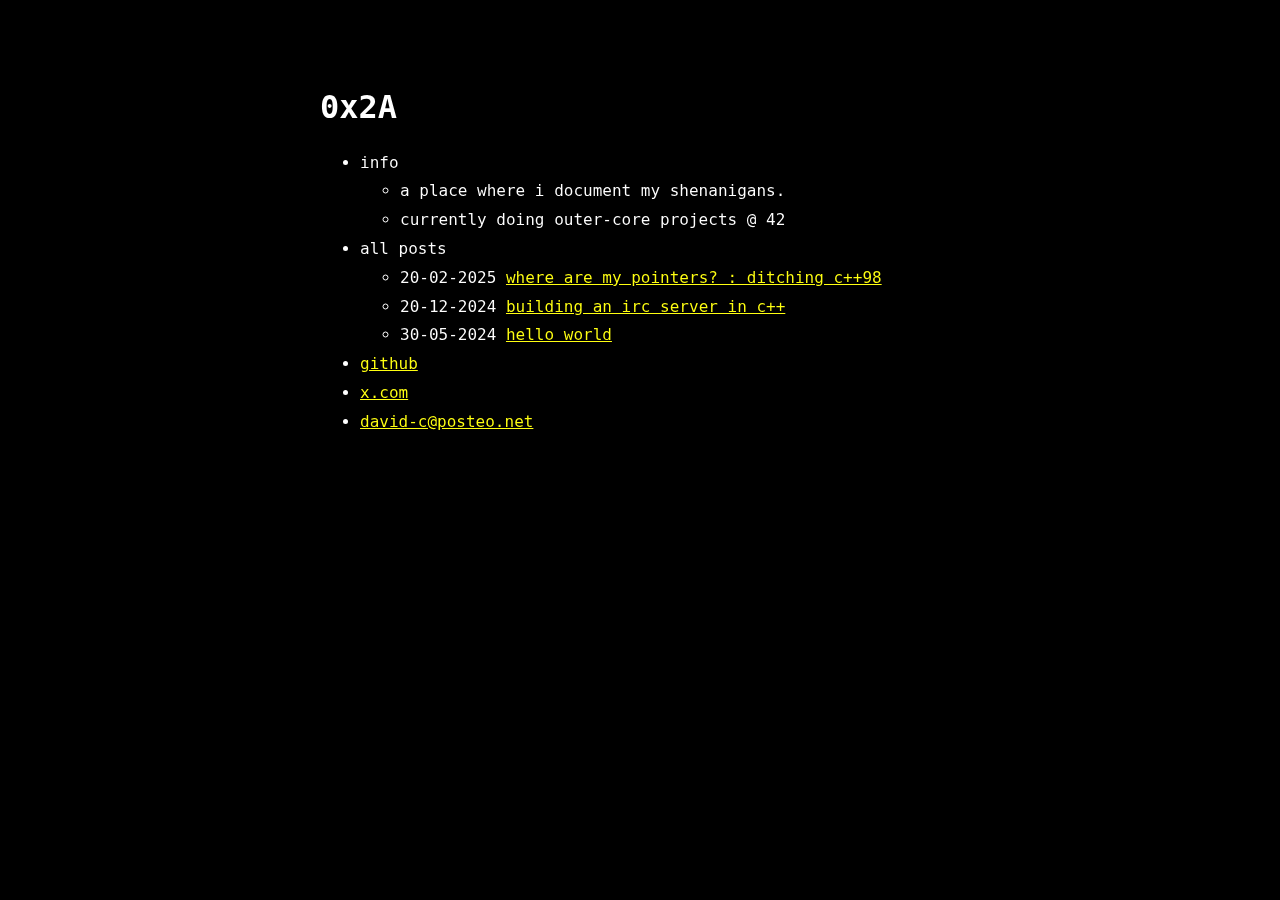
<file: index.html>
<!DOCTYPE html>
<html lang="en"><head>
  <meta charset="utf-8" />
  <meta http-equiv="X-UA-Compatible" content="IE=edge" />
  <meta name="viewport" content="width=device-width, initial-scale=1" />

  <title>0x2A</title><!-- Begin Jekyll SEO tag v2.8.0 -->
<meta name="generator" content="Jekyll v4.3.3" />
<meta property="og:title" content="0x2A" />
<meta name="author" content="Riccardo Graziosi" />
<meta property="og:locale" content="en_US" />
<meta name="description" content="0x2a blog" />
<meta property="og:description" content="0x2a blog" />
<link rel="canonical" href="/" />
<meta property="og:url" content="/" />
<meta property="og:site_name" content="0x2A" />
<meta property="og:type" content="website" />
<meta name="twitter:card" content="summary" />
<meta property="twitter:title" content="0x2A" />
<script type="application/ld+json">
{"@context":"https://schema.org","@type":"WebSite","author":{"@type":"Person","name":"Riccardo Graziosi"},"description":"0x2a blog","headline":"0x2A","name":"0x2A","url":"/"}</script>
<!-- End Jekyll SEO tag -->
<link type="application/atom+xml" rel="alternate" href="/feed.xml" title="0x2A" /><link rel="shortcut icon" type="image/x-icon" href="/logo.png" />
  <link rel="stylesheet" href="/assets/css/main.css" />
</head><body a="dark">
    <main class="page-content" aria-label="Content">
      <div class="w">
        <header>
  <h1>0x2A</h1></header><ul><li>info</li><ul><li>a place where i document my shenanigans.</li><li>currently doing outer-core projects @ 42</li></ul><li>all posts</li><ul><li>
          <span>20-02-2025</span>
          <a href="/2025/02/20/hr-example.html">where are my pointers? : ditching c++98</a>
        </li><li>
          <span>20-12-2024</span>
          <a href="/2024/12/20/hr-example.html">building an irc server in c++</a>
        </li><li>
          <span>30-05-2024</span>
          <a href="/2024/05/30/hr-example.html">hello world</a>
        </li></ul><li><a href="https://github.com/dabel-co">github</a></li><li><a href="https://x.com/Ox2A_">x.com</a></li><li><a href="mailto:david-c@posteo.net">david-c@posteo.net</a></li></ul>

      </div>
    </main>
  </body>
</html>
</file>
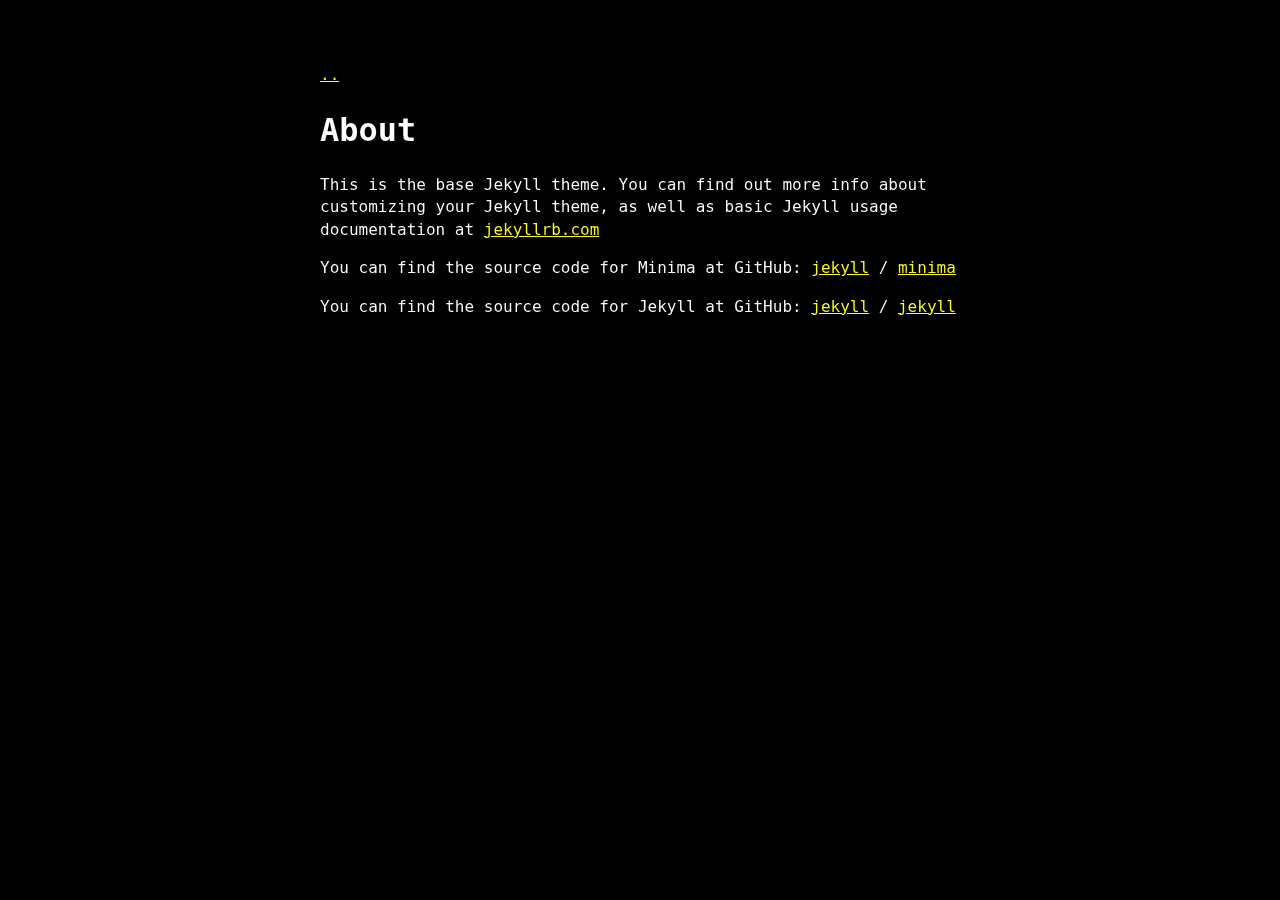
<file: about/index.html>
<!DOCTYPE html>
<html lang="en"><head>
  <meta charset="utf-8" />
  <meta http-equiv="X-UA-Compatible" content="IE=edge" />
  <meta name="viewport" content="width=device-width, initial-scale=1" />

  <title>About</title><!-- Begin Jekyll SEO tag v2.8.0 -->
<meta name="generator" content="Jekyll v4.3.3" />
<meta property="og:title" content="About" />
<meta name="author" content="Riccardo Graziosi" />
<meta property="og:locale" content="en_US" />
<meta name="description" content="0x2a blog" />
<meta property="og:description" content="0x2a blog" />
<link rel="canonical" href="/about/" />
<meta property="og:url" content="/about/" />
<meta property="og:site_name" content="0x2A" />
<meta property="og:type" content="website" />
<meta name="twitter:card" content="summary" />
<meta property="twitter:title" content="About" />
<script type="application/ld+json">
{"@context":"https://schema.org","@type":"WebSite","author":{"@type":"Person","name":"Riccardo Graziosi"},"description":"0x2a blog","headline":"About","name":"0x2A","url":"/about/"}</script>
<!-- End Jekyll SEO tag -->
<link type="application/atom+xml" rel="alternate" href="/feed.xml" title="0x2A" /><link rel="shortcut icon" type="image/x-icon" href="/logo.png" />
  <link rel="stylesheet" href="/assets/css/main.css" />
</head><body a="dark">
    <main class="page-content" aria-label="Content">
      <div class="w">
        <a href="/">..</a><h1>About</h1>

<p>This is the base Jekyll theme. You can find out more info about customizing your Jekyll theme, as well as basic Jekyll usage documentation at <a href="https://jekyllrb.com/">jekyllrb.com</a></p>

<p>You can find the source code for Minima at GitHub:
<a href="https://github.com/jekyll">jekyll</a> /
<a href="https://github.com/jekyll/minima">minima</a></p>

<p>You can find the source code for Jekyll at GitHub:
<a href="https://github.com/jekyll">jekyll</a> /
<a href="https://github.com/jekyll/jekyll">jekyll</a></p>


      </div>
    </main>
  </body>
</html>
</file>
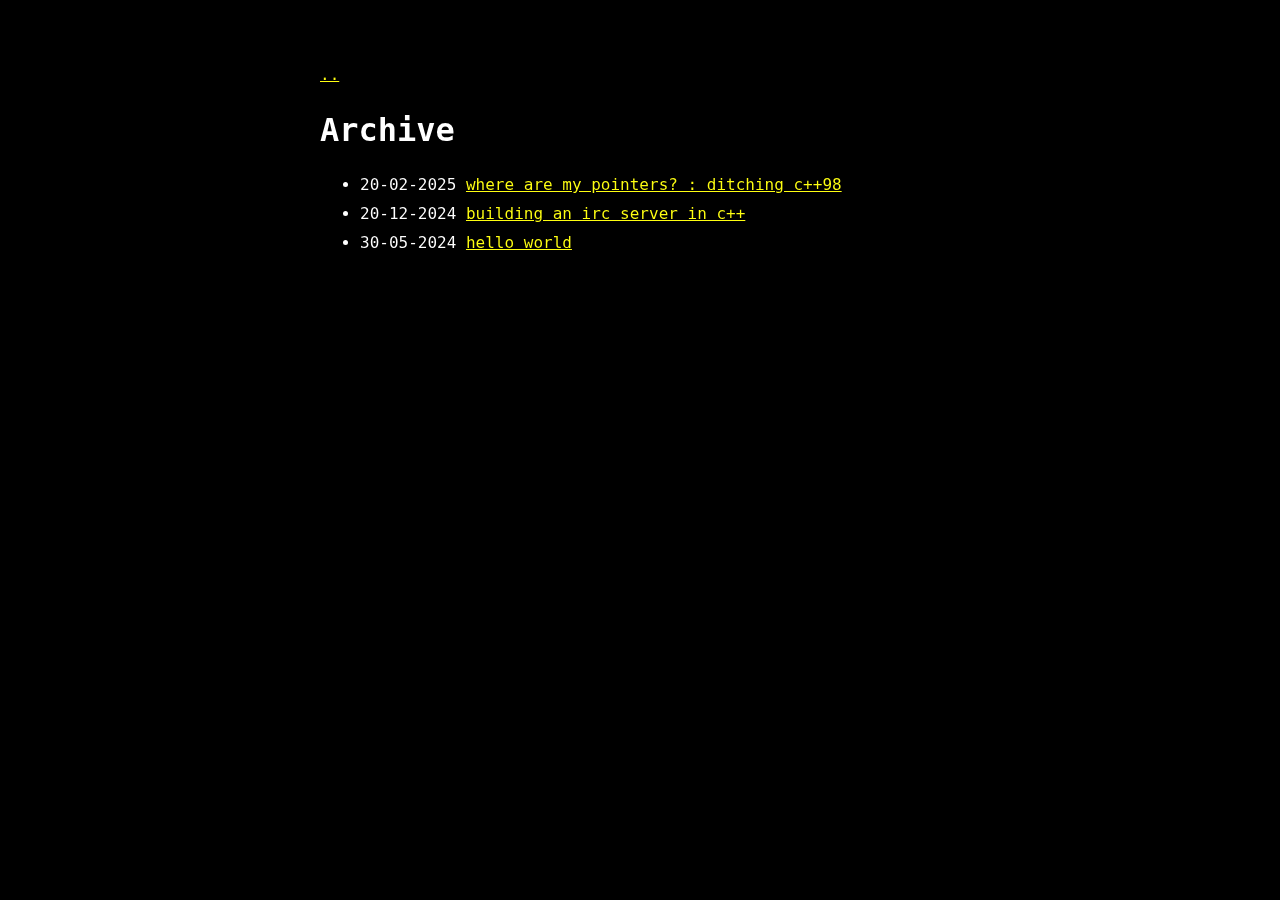
<file: archive.html>
<!DOCTYPE html>
<html lang="en"><head>
  <meta charset="utf-8" />
  <meta http-equiv="X-UA-Compatible" content="IE=edge" />
  <meta name="viewport" content="width=device-width, initial-scale=1" />

  <title>Archive</title><!-- Begin Jekyll SEO tag v2.8.0 -->
<meta name="generator" content="Jekyll v4.3.3" />
<meta property="og:title" content="Archive" />
<meta name="author" content="Riccardo Graziosi" />
<meta property="og:locale" content="en_US" />
<meta name="description" content="0x2a blog" />
<meta property="og:description" content="0x2a blog" />
<link rel="canonical" href="/archive.html" />
<meta property="og:url" content="/archive.html" />
<meta property="og:site_name" content="0x2A" />
<meta property="og:type" content="website" />
<meta name="twitter:card" content="summary" />
<meta property="twitter:title" content="Archive" />
<script type="application/ld+json">
{"@context":"https://schema.org","@type":"WebPage","author":{"@type":"Person","name":"Riccardo Graziosi"},"description":"0x2a blog","headline":"Archive","url":"/archive.html"}</script>
<!-- End Jekyll SEO tag -->
<link type="application/atom+xml" rel="alternate" href="/feed.xml" title="0x2A" /><link rel="shortcut icon" type="image/x-icon" href="/logo.png" />
  <link rel="stylesheet" href="/assets/css/main.css" />
</head><body a="dark">
    <main class="page-content" aria-label="Content">
      <div class="w">
        <a href="/">..</a><h1>Archive</h1><ul><li>
          <span>20-02-2025</span>
          <a href="/2025/02/20/hr-example.html">where are my pointers? : ditching c++98</a>
        </li><li>
          <span>20-12-2024</span>
          <a href="/2024/12/20/hr-example.html">building an irc server in c++</a>
        </li><li>
          <span>30-05-2024</span>
          <a href="/2024/05/30/hr-example.html">hello world</a>
        </li></ul>
      </div>
    </main>
  </body>
</html>
</file>
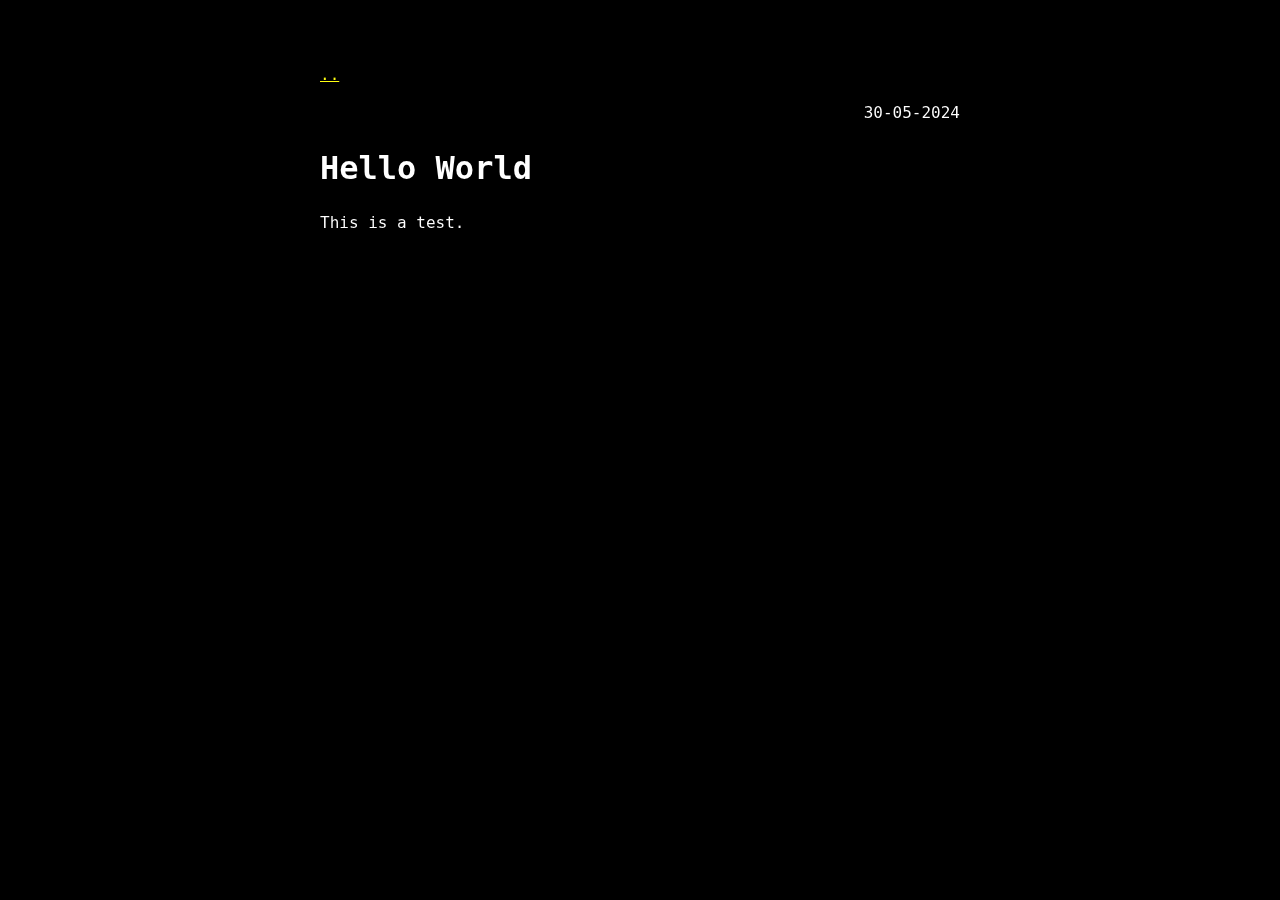
<file: 2024/05/30/hr-example.html>
<!DOCTYPE html>
<html lang="en"><head>
  <meta charset="utf-8" />
  <meta http-equiv="X-UA-Compatible" content="IE=edge" />
  <meta name="viewport" content="width=device-width, initial-scale=1" />

  <title>Hello World</title><!-- Begin Jekyll SEO tag v2.8.0 -->
<meta name="generator" content="Jekyll v4.3.3" />
<meta property="og:title" content="Hello World" />
<meta name="author" content="Riccardo Graziosi" />
<meta property="og:locale" content="en_US" />
<meta name="description" content="This is a test." />
<meta property="og:description" content="This is a test." />
<link rel="canonical" href="/2024/05/30/hr-example.html" />
<meta property="og:url" content="/2024/05/30/hr-example.html" />
<meta property="og:site_name" content="0x2A" />
<meta property="og:type" content="article" />
<meta property="article:published_time" content="2024-05-30T00:00:00+02:00" />
<meta name="twitter:card" content="summary" />
<meta property="twitter:title" content="Hello World" />
<script type="application/ld+json">
{"@context":"https://schema.org","@type":"BlogPosting","author":{"@type":"Person","name":"Riccardo Graziosi"},"dateModified":"2024-05-30T00:00:00+02:00","datePublished":"2024-05-30T00:00:00+02:00","description":"This is a test.","headline":"Hello World","mainEntityOfPage":{"@type":"WebPage","@id":"/2024/05/30/hr-example.html"},"url":"/2024/05/30/hr-example.html"}</script>
<!-- End Jekyll SEO tag -->
<link type="application/atom+xml" rel="alternate" href="/feed.xml" title="0x2A" /><link rel="shortcut icon" type="image/x-icon" href="/logo.png" />
  <link rel="stylesheet" href="/assets/css/main.css" />
</head><body a="dark">
    <main class="page-content" aria-label="Content">
      <div class="w">
        <a href="/">..</a><article>
  <p class="post-meta">
    <time datetime="2024-05-30 00:00:00 +0200">30-05-2024</time>
  </p>
  
  <h1>Hello World</h1>

  <p>This is a test.</p>

</article>
      </div>
    </main>
  </body>
</html>
</file>
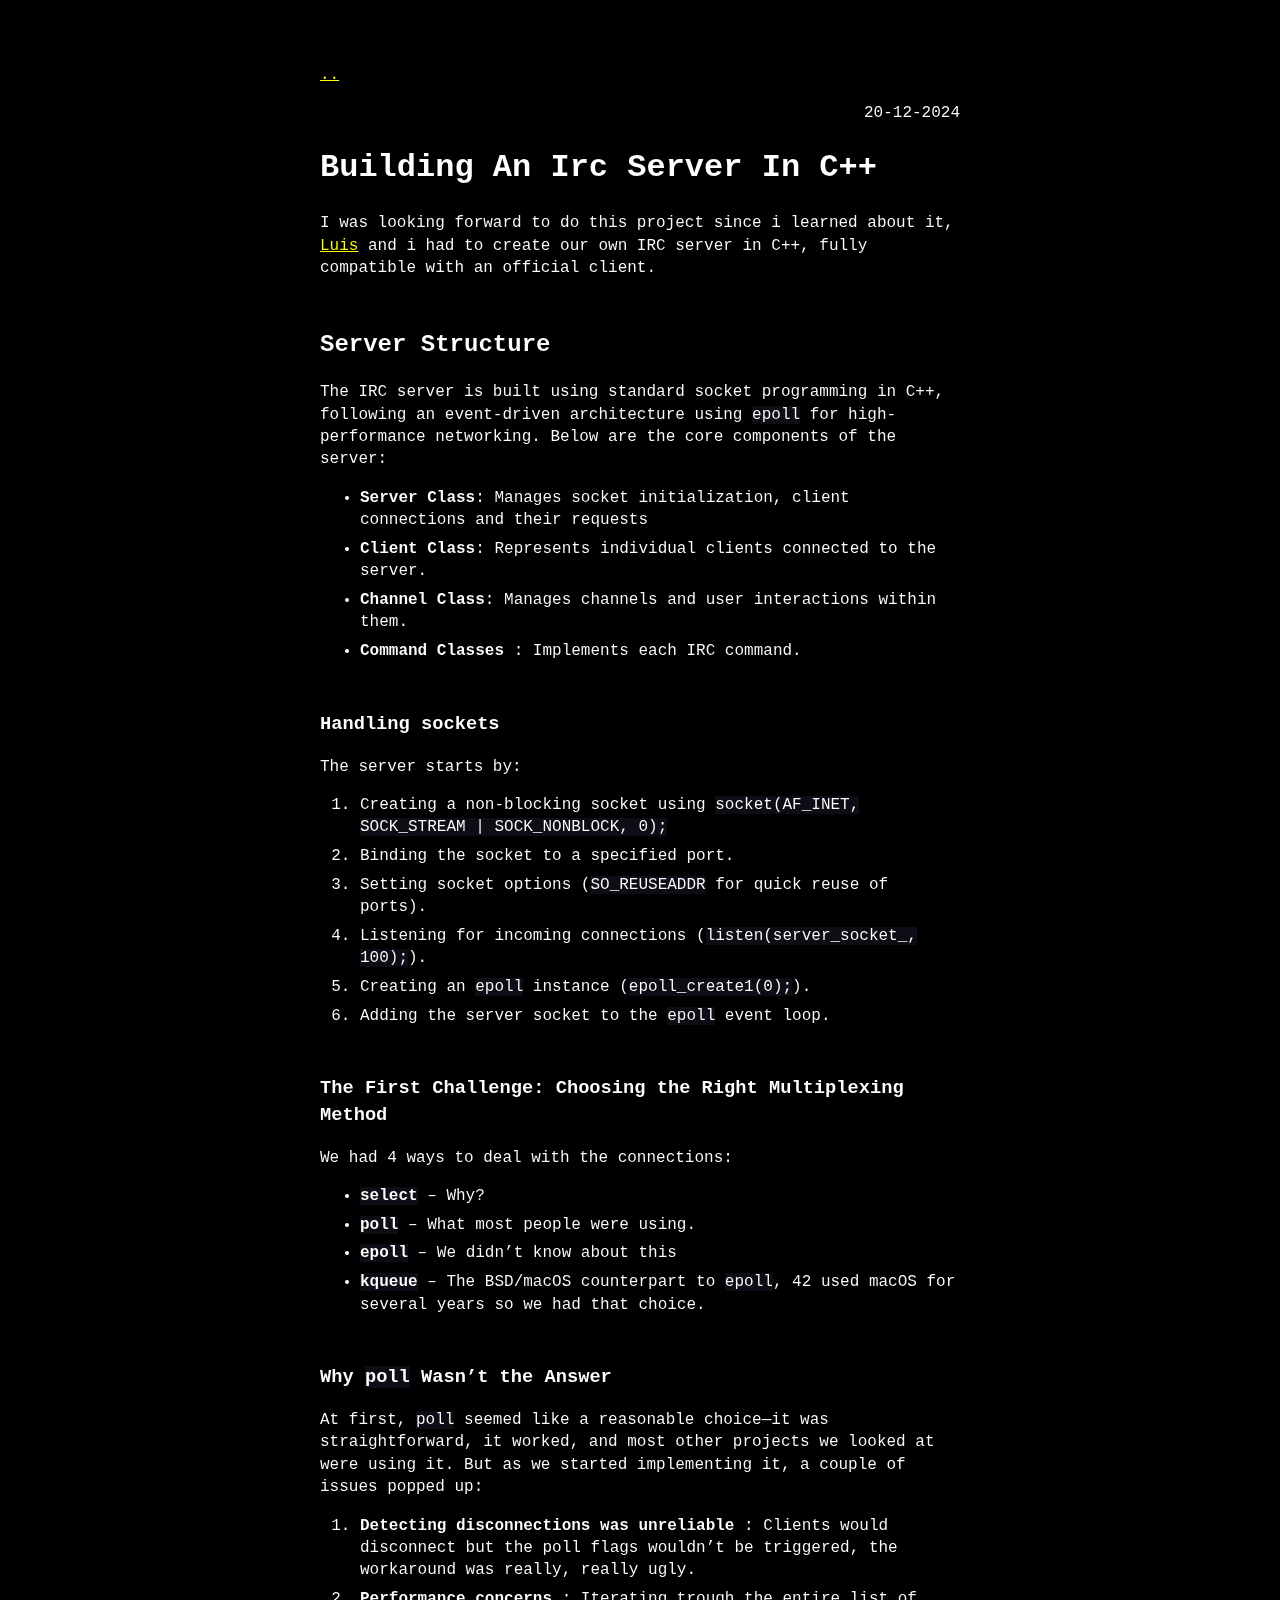
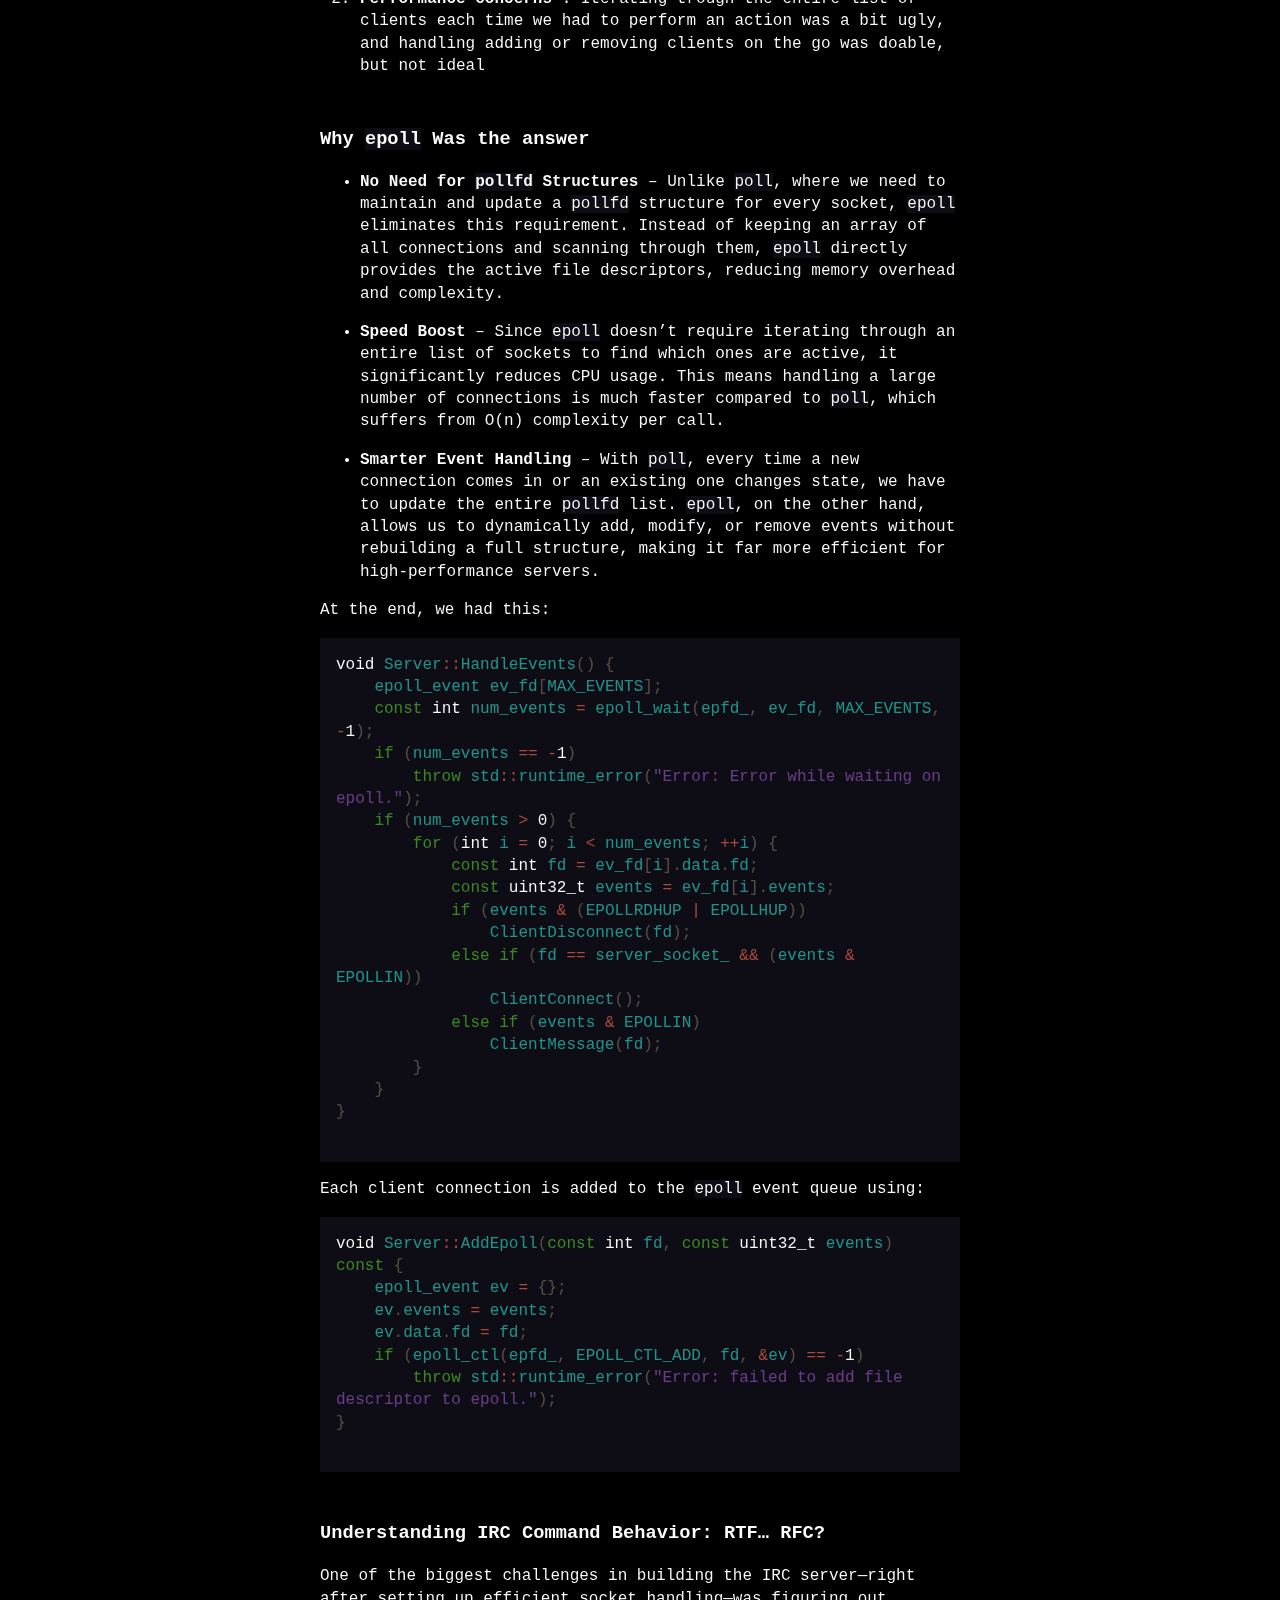
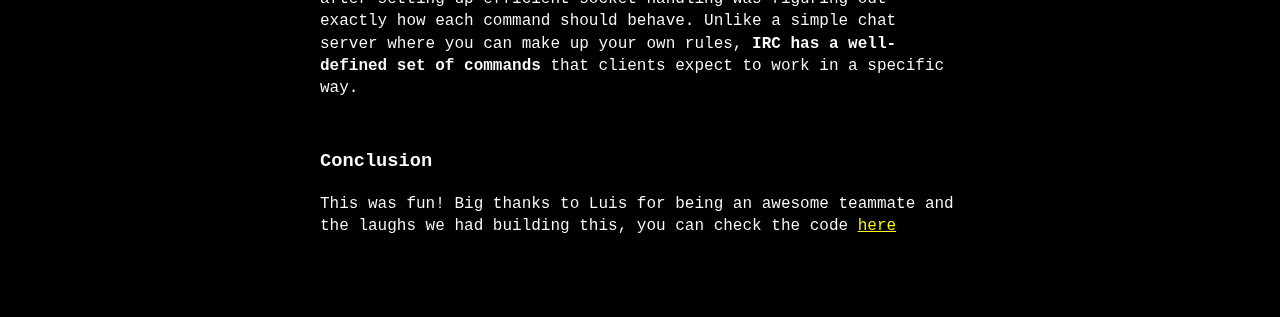
<file: 2024/12/20/hr-example.html>
<!DOCTYPE html>
<html lang="en"><head>
  <meta charset="utf-8" />
  <meta http-equiv="X-UA-Compatible" content="IE=edge" />
  <meta name="viewport" content="width=device-width, initial-scale=1" />

  <title>Building An Irc Server In C++</title><!-- Begin Jekyll SEO tag v2.8.0 -->
<meta name="generator" content="Jekyll v4.3.3" />
<meta property="og:title" content="Building An Irc Server In C++" />
<meta name="author" content="Riccardo Graziosi" />
<meta property="og:locale" content="en_US" />
<meta name="description" content="I was looking forward to do this project since i learned about it, Luis and i had to create our own IRC server in C++, fully compatible with an official client." />
<meta property="og:description" content="I was looking forward to do this project since i learned about it, Luis and i had to create our own IRC server in C++, fully compatible with an official client." />
<link rel="canonical" href="/2024/12/20/hr-example.html" />
<meta property="og:url" content="/2024/12/20/hr-example.html" />
<meta property="og:site_name" content="0x2A" />
<meta property="og:type" content="article" />
<meta property="article:published_time" content="2024-12-20T00:00:00+01:00" />
<meta name="twitter:card" content="summary" />
<meta property="twitter:title" content="Building An Irc Server In C++" />
<script type="application/ld+json">
{"@context":"https://schema.org","@type":"BlogPosting","author":{"@type":"Person","name":"Riccardo Graziosi"},"dateModified":"2024-12-20T00:00:00+01:00","datePublished":"2024-12-20T00:00:00+01:00","description":"I was looking forward to do this project since i learned about it, Luis and i had to create our own IRC server in C++, fully compatible with an official client.","headline":"Building An Irc Server In C++","mainEntityOfPage":{"@type":"WebPage","@id":"/2024/12/20/hr-example.html"},"url":"/2024/12/20/hr-example.html"}</script>
<!-- End Jekyll SEO tag -->
<link type="application/atom+xml" rel="alternate" href="/feed.xml" title="0x2A" /><link rel="shortcut icon" type="image/x-icon" href="/logo.png" />
  <link rel="stylesheet" href="/assets/css/main.css" />
</head><body a="dark">
    <main class="page-content" aria-label="Content">
      <div class="w">
        <a href="/">..</a><article>
  <p class="post-meta">
    <time datetime="2024-12-20 00:00:00 +0100">20-12-2024</time>
  </p>
  
  <h1>Building An Irc Server In C++</h1>

  <p>I was looking forward to do this project since i learned about it, <a href="https://github.com/luisenriquevr">Luis</a> and i had to create our own IRC server in C++, fully compatible with an official client.</p>

<h2 id="server-structure">Server Structure</h2>
<p>The IRC server is built using standard socket programming in C++, following an event-driven architecture using <code class="language-plaintext highlighter-rouge">epoll</code> for high-performance networking. Below are the core components of the server:</p>

<ul>
  <li><strong>Server Class</strong>: Manages socket initialization, client connections and their requests</li>
  <li><strong>Client Class</strong>: Represents individual clients connected to the server.</li>
  <li><strong>Channel Class</strong>: Manages channels and user interactions within them.</li>
  <li><strong>Command Classes</strong> : Implements each IRC command.</li>
</ul>

<h3 id="handling-sockets">Handling sockets</h3>

<p>The server starts by:</p>

<ol>
  <li>Creating a non-blocking socket using <code class="language-plaintext highlighter-rouge">socket(AF_INET, SOCK_STREAM | SOCK_NONBLOCK, 0);</code></li>
  <li>Binding the socket to a specified port.</li>
  <li>Setting socket options (<code class="language-plaintext highlighter-rouge">SO_REUSEADDR</code> for quick reuse of ports).</li>
  <li>Listening for incoming connections (<code class="language-plaintext highlighter-rouge">listen(server_socket_, 100);</code>).</li>
  <li>Creating an <code class="language-plaintext highlighter-rouge">epoll</code> instance (<code class="language-plaintext highlighter-rouge">epoll_create1(0);</code>).</li>
  <li>Adding the server socket to the <code class="language-plaintext highlighter-rouge">epoll</code> event loop.</li>
</ol>

<h3 id="the-first-challenge-choosing-the-right-multiplexing-method">The First Challenge: Choosing the Right Multiplexing Method</h3>

<p>We had 4 ways to deal with the connections:</p>

<ul>
  <li><strong><code class="language-plaintext highlighter-rouge">select</code></strong> – Why?</li>
  <li><strong><code class="language-plaintext highlighter-rouge">poll</code></strong> –    What most people were using.</li>
  <li><strong><code class="language-plaintext highlighter-rouge">epoll</code></strong> – We didn’t know about this</li>
  <li><strong><code class="language-plaintext highlighter-rouge">kqueue</code></strong> – The BSD/macOS counterpart to <code class="language-plaintext highlighter-rouge">epoll</code>, 42 used macOS for several years so we had that choice.</li>
</ul>

<h3 id="why-poll-wasnt-the-answer">Why <code class="language-plaintext highlighter-rouge">poll</code> Wasn’t the Answer</h3>

<p>At first, <code class="language-plaintext highlighter-rouge">poll</code> seemed like a reasonable choice—it was straightforward, it worked, and most other projects we looked at were using it. But as we started implementing it, a couple of issues popped up:</p>

<ol>
  <li><strong>Detecting disconnections was unreliable</strong> : Clients would disconnect but the poll flags wouldn’t be triggered, the workaround was really, really ugly.</li>
  <li><strong>Performance concerns</strong> : Iterating trough the entire list of clients each time we had to perform an action was a bit ugly, and handling adding or removing clients on the go was doable, but not ideal</li>
</ol>

<h3 id="why-epoll-was-the-answer"><strong>Why <code class="language-plaintext highlighter-rouge">epoll</code> Was the answer</strong></h3>

<ul>
  <li>
    <p><strong>No Need for <code class="language-plaintext highlighter-rouge">pollfd</code> Structures</strong> – Unlike <code class="language-plaintext highlighter-rouge">poll</code>, where we need to maintain and update a <code class="language-plaintext highlighter-rouge">pollfd</code> structure for every socket, <code class="language-plaintext highlighter-rouge">epoll</code> eliminates this requirement. Instead of keeping an array of all connections and scanning through them, <code class="language-plaintext highlighter-rouge">epoll</code> directly provides the active file descriptors, reducing memory overhead and complexity.</p>
  </li>
  <li>
    <p><strong>Speed Boost</strong> – Since <code class="language-plaintext highlighter-rouge">epoll</code> doesn’t require iterating through an entire list of sockets to find which ones are active, it significantly reduces CPU usage. This means handling a large number of connections is much faster compared to <code class="language-plaintext highlighter-rouge">poll</code>, which suffers from O(n) complexity per call.</p>
  </li>
  <li>
    <p><strong>Smarter Event Handling</strong> – With <code class="language-plaintext highlighter-rouge">poll</code>, every time a new connection comes in or an existing one changes state, we have to update the entire <code class="language-plaintext highlighter-rouge">pollfd</code> list. <code class="language-plaintext highlighter-rouge">epoll</code>, on the other hand, allows us to dynamically add, modify, or remove events without rebuilding a full structure, making it far more efficient for high-performance servers.</p>
  </li>
</ul>

<p>At the end, we had this:</p>

<div class="language-cpp highlighter-rouge"><div class="highlight"><pre class="highlight"><code><span class="kt">void</span> <span class="n">Server</span><span class="o">::</span><span class="n">HandleEvents</span><span class="p">()</span> <span class="p">{</span>
    <span class="n">epoll_event</span> <span class="n">ev_fd</span><span class="p">[</span><span class="n">MAX_EVENTS</span><span class="p">];</span>
    <span class="k">const</span> <span class="kt">int</span> <span class="n">num_events</span> <span class="o">=</span> <span class="n">epoll_wait</span><span class="p">(</span><span class="n">epfd_</span><span class="p">,</span> <span class="n">ev_fd</span><span class="p">,</span> <span class="n">MAX_EVENTS</span><span class="p">,</span> <span class="o">-</span><span class="mi">1</span><span class="p">);</span>
    <span class="k">if</span> <span class="p">(</span><span class="n">num_events</span> <span class="o">==</span> <span class="o">-</span><span class="mi">1</span><span class="p">)</span>
        <span class="k">throw</span> <span class="n">std</span><span class="o">::</span><span class="n">runtime_error</span><span class="p">(</span><span class="s">"Error: Error while waiting on epoll."</span><span class="p">);</span>
    <span class="k">if</span> <span class="p">(</span><span class="n">num_events</span> <span class="o">&gt;</span> <span class="mi">0</span><span class="p">)</span> <span class="p">{</span>
        <span class="k">for</span> <span class="p">(</span><span class="kt">int</span> <span class="n">i</span> <span class="o">=</span> <span class="mi">0</span><span class="p">;</span> <span class="n">i</span> <span class="o">&lt;</span> <span class="n">num_events</span><span class="p">;</span> <span class="o">++</span><span class="n">i</span><span class="p">)</span> <span class="p">{</span>
            <span class="k">const</span> <span class="kt">int</span> <span class="n">fd</span> <span class="o">=</span> <span class="n">ev_fd</span><span class="p">[</span><span class="n">i</span><span class="p">].</span><span class="n">data</span><span class="p">.</span><span class="n">fd</span><span class="p">;</span>
            <span class="k">const</span> <span class="kt">uint32_t</span> <span class="n">events</span> <span class="o">=</span> <span class="n">ev_fd</span><span class="p">[</span><span class="n">i</span><span class="p">].</span><span class="n">events</span><span class="p">;</span>
            <span class="k">if</span> <span class="p">(</span><span class="n">events</span> <span class="o">&amp;</span> <span class="p">(</span><span class="n">EPOLLRDHUP</span> <span class="o">|</span> <span class="n">EPOLLHUP</span><span class="p">))</span>
                <span class="n">ClientDisconnect</span><span class="p">(</span><span class="n">fd</span><span class="p">);</span>
            <span class="k">else</span> <span class="k">if</span> <span class="p">(</span><span class="n">fd</span> <span class="o">==</span> <span class="n">server_socket_</span> <span class="o">&amp;&amp;</span> <span class="p">(</span><span class="n">events</span> <span class="o">&amp;</span> <span class="n">EPOLLIN</span><span class="p">))</span>
                <span class="n">ClientConnect</span><span class="p">();</span>
            <span class="k">else</span> <span class="k">if</span> <span class="p">(</span><span class="n">events</span> <span class="o">&amp;</span> <span class="n">EPOLLIN</span><span class="p">)</span>
                <span class="n">ClientMessage</span><span class="p">(</span><span class="n">fd</span><span class="p">);</span>
        <span class="p">}</span>
    <span class="p">}</span>
<span class="p">}</span>

</code></pre></div></div>

<p>Each client connection is added to the <code class="language-plaintext highlighter-rouge">epoll</code> event queue using:</p>

<div class="language-cpp highlighter-rouge"><div class="highlight"><pre class="highlight"><code><span class="kt">void</span> <span class="n">Server</span><span class="o">::</span><span class="n">AddEpoll</span><span class="p">(</span><span class="k">const</span> <span class="kt">int</span> <span class="n">fd</span><span class="p">,</span> <span class="k">const</span> <span class="kt">uint32_t</span> <span class="n">events</span><span class="p">)</span> <span class="k">const</span> <span class="p">{</span>
    <span class="n">epoll_event</span> <span class="n">ev</span> <span class="o">=</span> <span class="p">{};</span>
    <span class="n">ev</span><span class="p">.</span><span class="n">events</span> <span class="o">=</span> <span class="n">events</span><span class="p">;</span>
    <span class="n">ev</span><span class="p">.</span><span class="n">data</span><span class="p">.</span><span class="n">fd</span> <span class="o">=</span> <span class="n">fd</span><span class="p">;</span>
    <span class="k">if</span> <span class="p">(</span><span class="n">epoll_ctl</span><span class="p">(</span><span class="n">epfd_</span><span class="p">,</span> <span class="n">EPOLL_CTL_ADD</span><span class="p">,</span> <span class="n">fd</span><span class="p">,</span> <span class="o">&amp;</span><span class="n">ev</span><span class="p">)</span> <span class="o">==</span> <span class="o">-</span><span class="mi">1</span><span class="p">)</span>
        <span class="k">throw</span> <span class="n">std</span><span class="o">::</span><span class="n">runtime_error</span><span class="p">(</span><span class="s">"Error: failed to add file descriptor to epoll."</span><span class="p">);</span>
<span class="p">}</span>

</code></pre></div></div>
<h3 id="understanding-irc-command-behavior-rtf-rfc"><strong>Understanding IRC Command Behavior: RTF… RFC?</strong></h3>

<p>One of the biggest challenges in building the IRC server—right after setting up efficient socket handling—was figuring out exactly how each command should behave. Unlike a simple chat server where you can make up your own rules, <strong>IRC has a well-defined set of commands</strong> that clients expect to work in a specific way.</p>
<h3 id="conclusion">Conclusion</h3>

<p>This was fun! Big thanks to Luis for being an awesome teammate and the laughs we had building this, you can check the code <a href="https://github.com/dabel-co/ft_irc">here</a></p>

</article>
      </div>
    </main>
  </body>
</html>
</file>
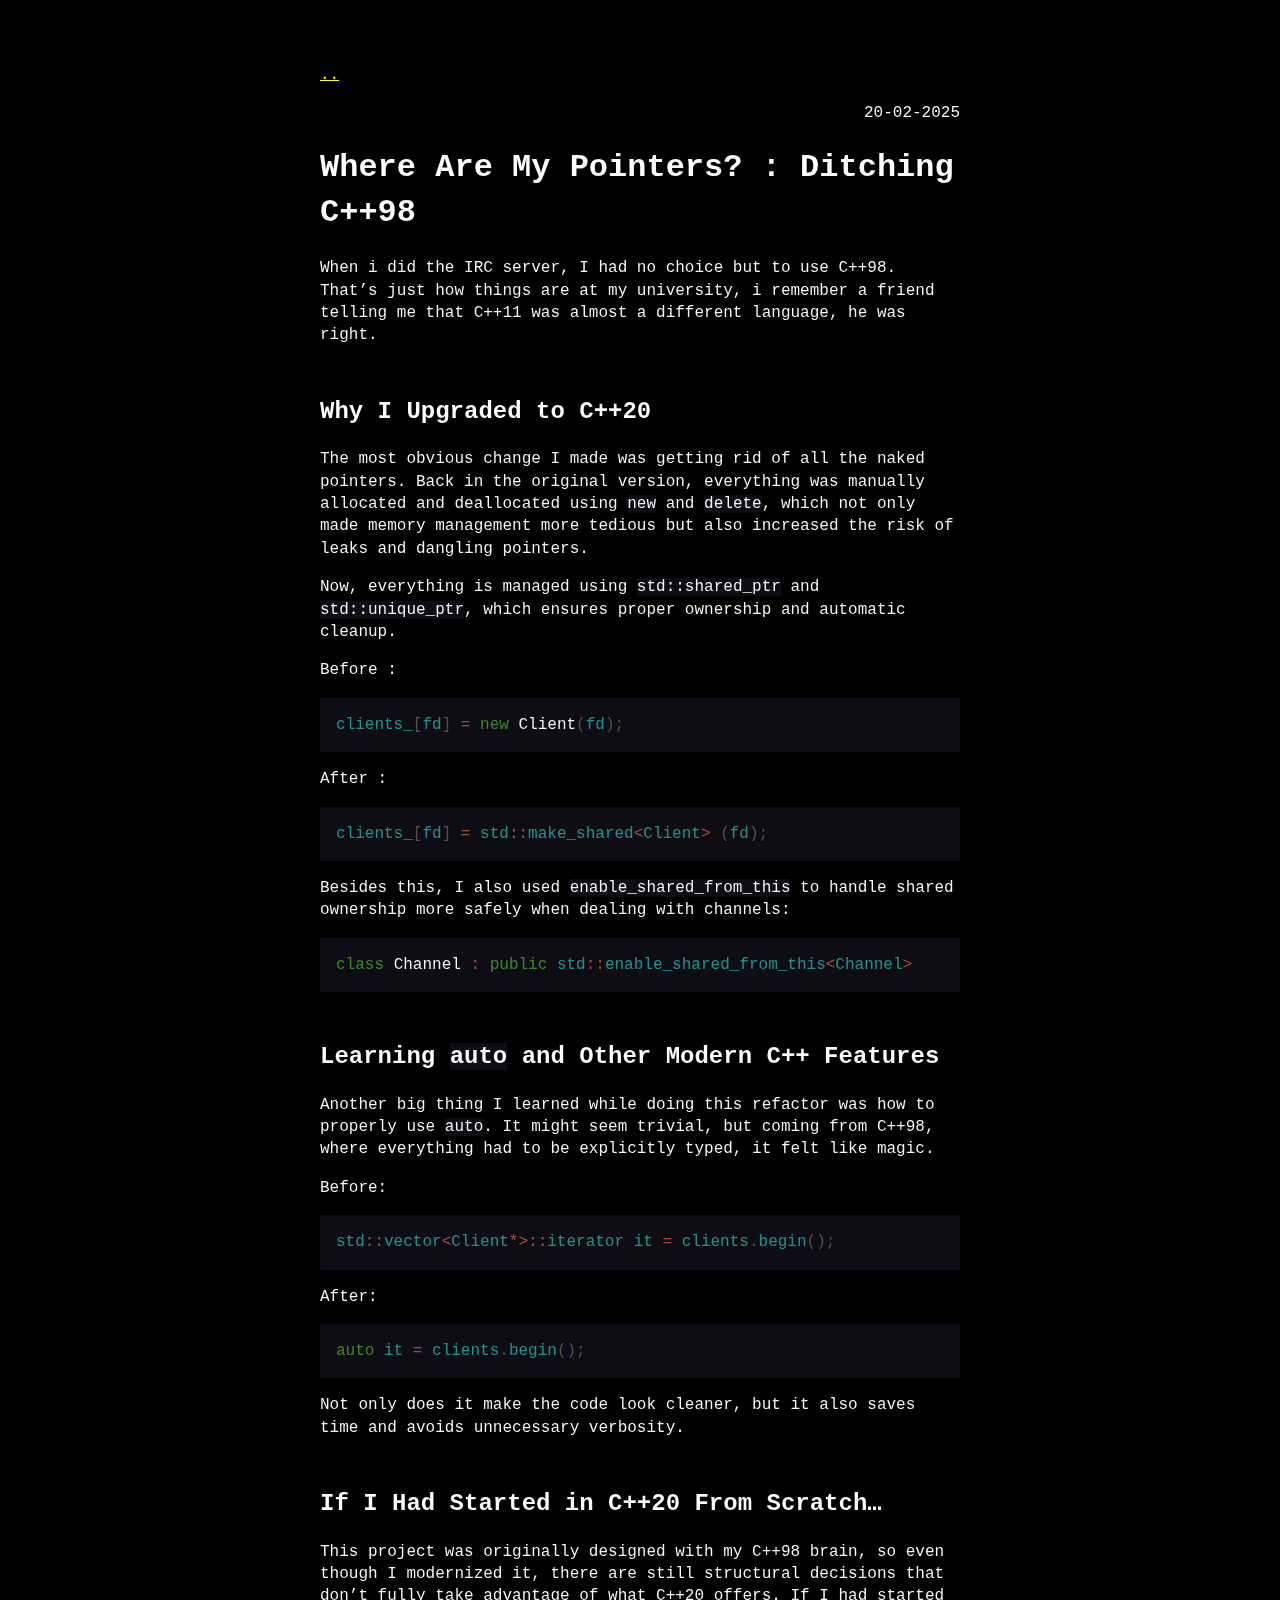
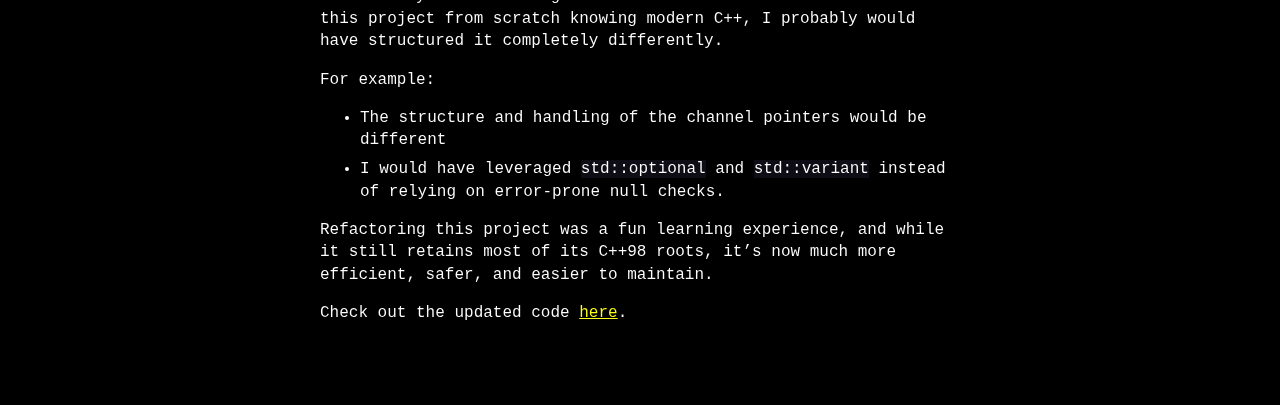
<file: 2025/02/20/hr-example.html>
<!DOCTYPE html>
<html lang="en"><head>
  <meta charset="utf-8" />
  <meta http-equiv="X-UA-Compatible" content="IE=edge" />
  <meta name="viewport" content="width=device-width, initial-scale=1" />

  <title>Where Are My Pointers? : Ditching C++98</title><!-- Begin Jekyll SEO tag v2.8.0 -->
<meta name="generator" content="Jekyll v4.3.3" />
<meta property="og:title" content="Where Are My Pointers? : Ditching C++98" />
<meta name="author" content="Riccardo Graziosi" />
<meta property="og:locale" content="en_US" />
<meta name="description" content="When i did the IRC server, I had no choice but to use C++98. That’s just how things are at my university, i remember a friend telling me that C++11 was almost a different language, he was right." />
<meta property="og:description" content="When i did the IRC server, I had no choice but to use C++98. That’s just how things are at my university, i remember a friend telling me that C++11 was almost a different language, he was right." />
<link rel="canonical" href="/2025/02/20/hr-example.html" />
<meta property="og:url" content="/2025/02/20/hr-example.html" />
<meta property="og:site_name" content="0x2A" />
<meta property="og:type" content="article" />
<meta property="article:published_time" content="2025-02-20T00:00:00+01:00" />
<meta name="twitter:card" content="summary" />
<meta property="twitter:title" content="Where Are My Pointers? : Ditching C++98" />
<script type="application/ld+json">
{"@context":"https://schema.org","@type":"BlogPosting","author":{"@type":"Person","name":"Riccardo Graziosi"},"dateModified":"2025-02-20T00:00:00+01:00","datePublished":"2025-02-20T00:00:00+01:00","description":"When i did the IRC server, I had no choice but to use C++98. That’s just how things are at my university, i remember a friend telling me that C++11 was almost a different language, he was right.","headline":"Where Are My Pointers? : Ditching C++98","mainEntityOfPage":{"@type":"WebPage","@id":"/2025/02/20/hr-example.html"},"url":"/2025/02/20/hr-example.html"}</script>
<!-- End Jekyll SEO tag -->
<link type="application/atom+xml" rel="alternate" href="/feed.xml" title="0x2A" /><link rel="shortcut icon" type="image/x-icon" href="/logo.png" />
  <link rel="stylesheet" href="/assets/css/main.css" />
</head><body a="dark">
    <main class="page-content" aria-label="Content">
      <div class="w">
        <a href="/">..</a><article>
  <p class="post-meta">
    <time datetime="2025-02-20 00:00:00 +0100">20-02-2025</time>
  </p>
  
  <h1>Where Are My Pointers? : Ditching C++98</h1>

  <p>When i did the IRC server, I had no choice but to use C++98. That’s just how things are at my university, i remember a friend telling me that C++11 was almost a different language, he was right.</p>

<h2 id="why-i-upgraded-to-c20">Why I Upgraded to C++20</h2>

<p>The most obvious change I made was getting rid of all the naked pointers. Back in the original version, everything was manually allocated and deallocated using <code class="language-plaintext highlighter-rouge">new</code> and <code class="language-plaintext highlighter-rouge">delete</code>, which not only made memory management more tedious but also increased the risk of leaks and dangling pointers.</p>

<p>Now, everything is managed using <code class="language-plaintext highlighter-rouge">std::shared_ptr</code> and <code class="language-plaintext highlighter-rouge">std::unique_ptr</code>, which ensures proper ownership and automatic cleanup.</p>

<p>Before :</p>

<div class="language-cpp highlighter-rouge"><div class="highlight"><pre class="highlight"><code><span class="n">clients_</span><span class="p">[</span><span class="n">fd</span><span class="p">]</span> <span class="o">=</span> <span class="k">new</span> <span class="nf">Client</span><span class="p">(</span><span class="n">fd</span><span class="p">);</span>
</code></pre></div></div>

<p>After :</p>

<div class="language-cpp highlighter-rouge"><div class="highlight"><pre class="highlight"><code><span class="n">clients_</span><span class="p">[</span><span class="n">fd</span><span class="p">]</span> <span class="o">=</span> <span class="n">std</span><span class="o">::</span><span class="n">make_shared</span><span class="o">&lt;</span><span class="n">Client</span><span class="o">&gt;</span> <span class="p">(</span><span class="n">fd</span><span class="p">);</span>
</code></pre></div></div>

<p>Besides this, I also used <code class="language-plaintext highlighter-rouge">enable_shared_from_this</code> to handle shared ownership more safely when dealing with channels:</p>

<div class="language-cpp highlighter-rouge"><div class="highlight"><pre class="highlight"><code><span class="k">class</span> <span class="nc">Channel</span> <span class="o">:</span> <span class="k">public</span> <span class="n">std</span><span class="o">::</span><span class="n">enable_shared_from_this</span><span class="o">&lt;</span><span class="n">Channel</span><span class="o">&gt;</span>
</code></pre></div></div>

<h2 id="learning-auto-and-other-modern-c-features">Learning <code class="language-plaintext highlighter-rouge">auto</code> and Other Modern C++ Features</h2>

<p>Another big thing I learned while doing this refactor was how to properly use <code class="language-plaintext highlighter-rouge">auto</code>. It might seem trivial, but coming from C++98, where everything had to be explicitly typed, it felt like magic.</p>

<p>Before:</p>

<div class="language-cpp highlighter-rouge"><div class="highlight"><pre class="highlight"><code><span class="n">std</span><span class="o">::</span><span class="n">vector</span><span class="o">&lt;</span><span class="n">Client</span><span class="o">*&gt;::</span><span class="n">iterator</span> <span class="n">it</span> <span class="o">=</span> <span class="n">clients</span><span class="p">.</span><span class="n">begin</span><span class="p">();</span>
</code></pre></div></div>

<p>After:</p>

<div class="language-cpp highlighter-rouge"><div class="highlight"><pre class="highlight"><code><span class="k">auto</span> <span class="n">it</span> <span class="o">=</span> <span class="n">clients</span><span class="p">.</span><span class="n">begin</span><span class="p">();</span>
</code></pre></div></div>

<p>Not only does it make the code look cleaner, but it also saves time and avoids unnecessary verbosity.</p>

<h2 id="if-i-had-started-in-c20-from-scratch">If I Had Started in C++20 From Scratch…</h2>

<p>This project was originally designed with my C++98 brain, so even though I modernized it, there are still structural decisions that don’t fully take advantage of what C++20 offers. If I had started this project from scratch knowing modern C++, I probably would have structured it completely differently.</p>

<p>For example:</p>

<ul>
  <li>The structure and handling of the channel pointers would be different</li>
  <li>I would have leveraged <code class="language-plaintext highlighter-rouge">std::optional</code> and <code class="language-plaintext highlighter-rouge">std::variant</code> instead of relying on error-prone null checks.</li>
</ul>

<p>Refactoring this project was a fun learning experience, and while it still retains most of its C++98 roots, it’s now much more efficient, safer, and easier to maintain.</p>

<p>Check out the updated code <a href="https://github.com/dabel-co/ft_irc">here</a>.</p>


</article>
      </div>
    </main>
  </body>
</html>
</file>
<file: assets/css/main.css>
body[a=dark] {
  filter: invert(1);
}
body[a=dark] img {
  filter: invert(1);
}
body[a=dark] img.ioda {
  filter: invert(0);
}

@media (prefers-color-scheme: dark) {
  body[a=auto] {
    filter: invert(1);
  }
  body[a=auto] img {
    filter: invert(1);
  }
  body[a=auto] img.ioda {
    filter: invert(0);
  }
}
html, body {
  background: white;
}

html {
  height: 100%;
}

body {
  color: black;
  font-family: monospace;
  font-size: 16px;
  line-height: 1.4;
  margin: 0;
  min-height: 100%;
  overflow-wrap: break-word;
}

.post-meta {
  text-align: right;
}

h2, h3, h4, h5, h6 {
  margin-top: 3rem;
}

hr {
  margin: 2rem 0;
}

p {
  margin: 1rem 0;
}

li {
  margin: 0.4rem 0;
}

*:target {
  background: yellow;
}

.w {
  max-width: 640px;
  margin: 0 auto;
  padding: 4rem 2rem;
}

hr {
  text-align: center;
  border: 0;
}
hr:before {
  content: "/////";
}
hr:after {
  content: attr(data-content) "/////";
}

table {
  width: 100%;
}

table, th, td {
  border: thin solid black;
  border-collapse: collapse;
  padding: 0.4rem;
}

code {
  color: rgb(0, 0, 0);
  background: rgb(241, 242, 234);
}

div.highlighter-rouge code {
  display: block;
  overflow-x: auto;
  white-space: pre-wrap;
  padding: 1rem;
}

blockquote {
  font-style: italic;
  border: thin solid black;
  padding: 1rem;
}
blockquote p {
  margin: 0;
}

img {
  max-width: 100%;
  display: block;
  margin: 0 auto;
}

.highlight {
  background-color: #204fae; /* or whichever color suits your style */
  color: #b4b406;
}

.highlight table td {
  padding: 0.5em;
}

.highlight .c {
  color: #999999;
  font-style: italic;
}

.highlight .cp {
  color: #999999;
}

.highlight .c1 {
  color: #999999;
  font-style: italic;
}

.highlight .k {
  color: #c678dd;
}

.highlight .o {
  color: #56b6c2;
}

.highlight .n {
  color: #e06c75;
}

.highlight .s {
  color: #98c379;
}

.highlight .p {
  color: #abb2bf;
}

/*# sourceMappingURL=main.css.map */
</file>
